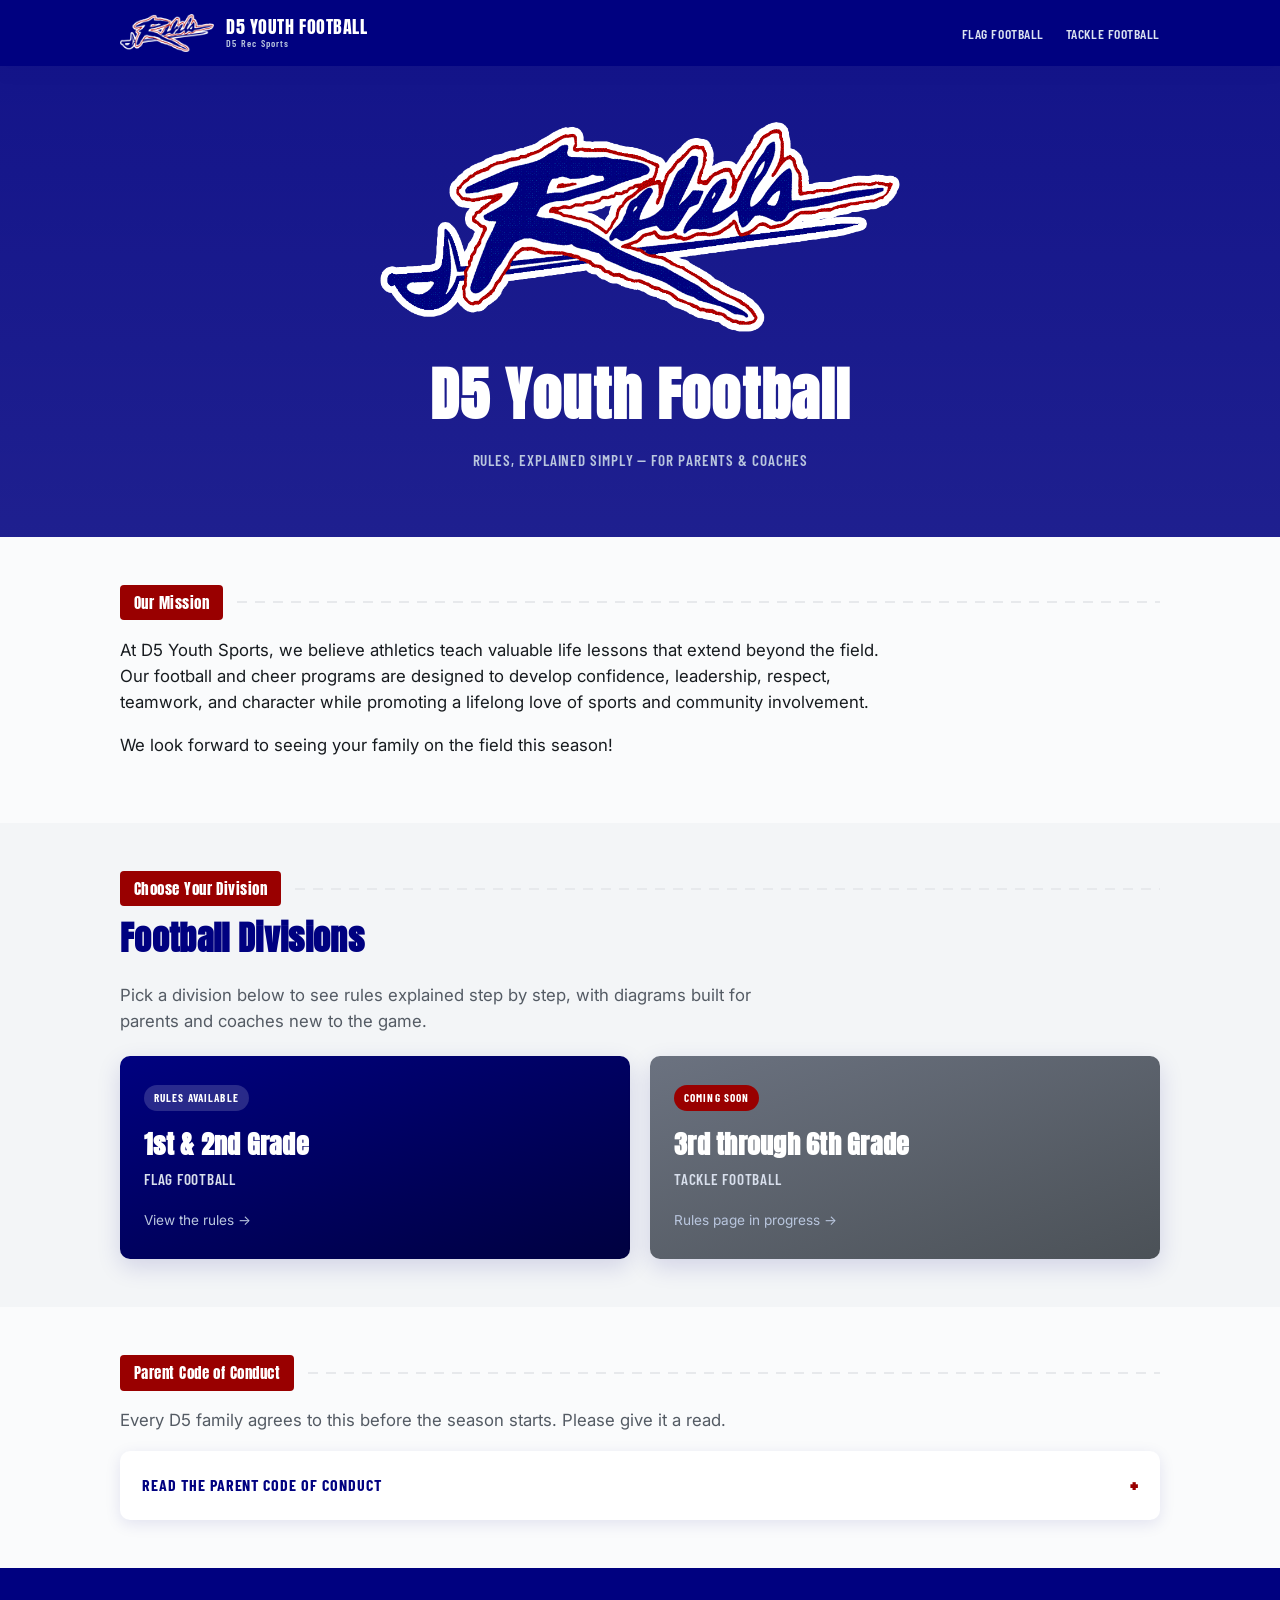
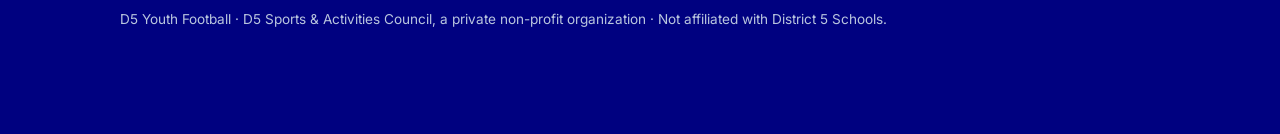
<file: index.html>
<!DOCTYPE html>
<html lang="en">
<head>
<meta charset="UTF-8">
<meta name="viewport" content="width=device-width, initial-scale=1.0">
<title>D5 Youth Football — Rules, Made Simple</title>
<meta name="description" content="D5 Youth Football rules explained simply for parents and coaches — flag football (1st & 2nd grade) and tackle football (3rd–6th grade).">
<link rel="stylesheet" href="assets/styles.css?v=3">
</head>
<body>

<header class="site-header">
  <div class="wrap">
    <a href="index.html" class="brand">
      <img src="assets/images/rebels_logo.png" alt="D5 Rebels logo" onerror="this.style.display='none'">
      <span class="brand-text">D5 YOUTH FOOTBALL<small>D5 Rec Sports</small></span>
    </a>
    <nav>
      <a href="flag-football.html">Flag Football</a>
      <a href="tackle-football.html">Tackle Football</a>
    </nav>
  </div>
</header>

<section class="hero">
  <div class="wrap">
    <img class="hero-logo" src="assets/images/rebels_logo.png" alt="D5 Rebels logo" onerror="this.style.display='none'">
    <h1>D5 Youth Football</h1>
    <p class="tagline">Rules, Explained Simply — For Parents &amp; Coaches</p>
  </div>
</section>

<section id="mission">
  <div class="wrap">
    <div class="yard-marker"><span class="flag">Our Mission</span><span class="rule"></span></div>
    <p class="lede" style="max-width:760px; font-size:1.05rem; color:var(--ink);">
      At D5 Youth Sports, we believe athletics teach valuable life lessons that extend beyond the field.
      Our football and cheer programs are designed to develop confidence, leadership, respect, teamwork,
      and character while promoting a lifelong love of sports and community involvement.
    </p>
    <p class="lede" style="max-width:760px; font-size:1.05rem; color:var(--ink);">
      We look forward to seeing your family on the field this season!
    </p>
  </div>
</section>

<section class="alt" id="divisions">
  <div class="wrap">
    <div class="yard-marker"><span class="flag">Choose Your Division</span><span class="rule"></span></div>
    <h2 class="section-title">Football Divisions</h2>
    <p class="lede">Pick a division below to see rules explained step by step, with diagrams built for parents and coaches new to the game.</p>

    <div class="grid-2" style="margin-top:22px;">
      <a href="flag-football.html" class="division-card">
        <span class="badge">Rules Available</span>
        <h3>1st &amp; 2nd Grade</h3>
        <p>Flag Football</p>
        <div class="go">View the rules →</div>
      </a>

      <a href="tackle-football.html" class="division-card disabled">
        <span class="badge soon">Coming Soon</span>
        <h3>3rd through 6th Grade</h3>
        <p>Tackle Football</p>
        <div class="go">Rules page in progress →</div>
      </a>
    </div>
  </div>
</section>

<section id="conduct">
  <div class="wrap">
    <div class="yard-marker"><span class="flag">Parent Code of Conduct</span><span class="rule"></span></div>
    <p class="lede" style="margin-bottom:18px;">Every D5 family agrees to this before the season starts. Please give it a read.</p>

    <details class="expand">
      <summary>Read the Parent Code of Conduct</summary>
      <div class="body">
        <p>
          Parents — please note that D5SAC and D5Rebels is a private organization that is not affiliated
          with District 5 Schools. We reserve the right to deny participation to any parent or player for
          any reason. If you as a parent misbehave in any way during a D5Rebels event, we reserve the right
          to permanently suspend your participation, including the participation of your children. We have
          permanently banned parents and players for disrespectful behavior towards staff, officials, and
          other players.
        </p>
        <p>
          Sportsmanship is mandatory. Failure to abide by the parent code of conduct will result in your
          child being denied participation. Officials and coaches make mistakes all the time — they are
          human, and most are volunteering their time. Cheer <em>for</em> the kids and keep it positive.
          Leave the coaching to the coaches! If you're not qualified nor willing to donate your time to
          make it better, please keep negative comments and actions to yourself. We are not the MLB, NBA,
          or NFL — we are volunteers for games played by children. Keep it in perspective.
        </p>
        <p>Additionally, parents agree to abide by the terms and rules listed below:</p>
        <ul>
          <li>All practices and games are mandatory. Arriving on time to practices, and 30 minutes before game start, is crucial for the success of the team.</li>
          <li>An excused absence or tardiness must be communicated to the coach by a parent/guardian as soon as possible.</li>
          <li>Any unexcused absence in the week leading up to a game will automatically disqualify an athlete from participating in that game.</li>
          <li>Social media will not be used to bully, harass, or misrepresent a fellow athlete — either on the team or anyone within the D5Rebels program — per South Carolina Law 59-63-120.</li>
        </ul>
      </div>
    </details>
  </div>
</section>

<footer class="site-footer">
  <div class="wrap">
    <p>D5 Youth Football &middot; D5 Sports &amp; Activities Council, a private non-profit organization &middot; Not affiliated with District 5 Schools.</p>
  </div>
</footer>

<script src="assets/main.js"></script>
</body>
</html>
</file>
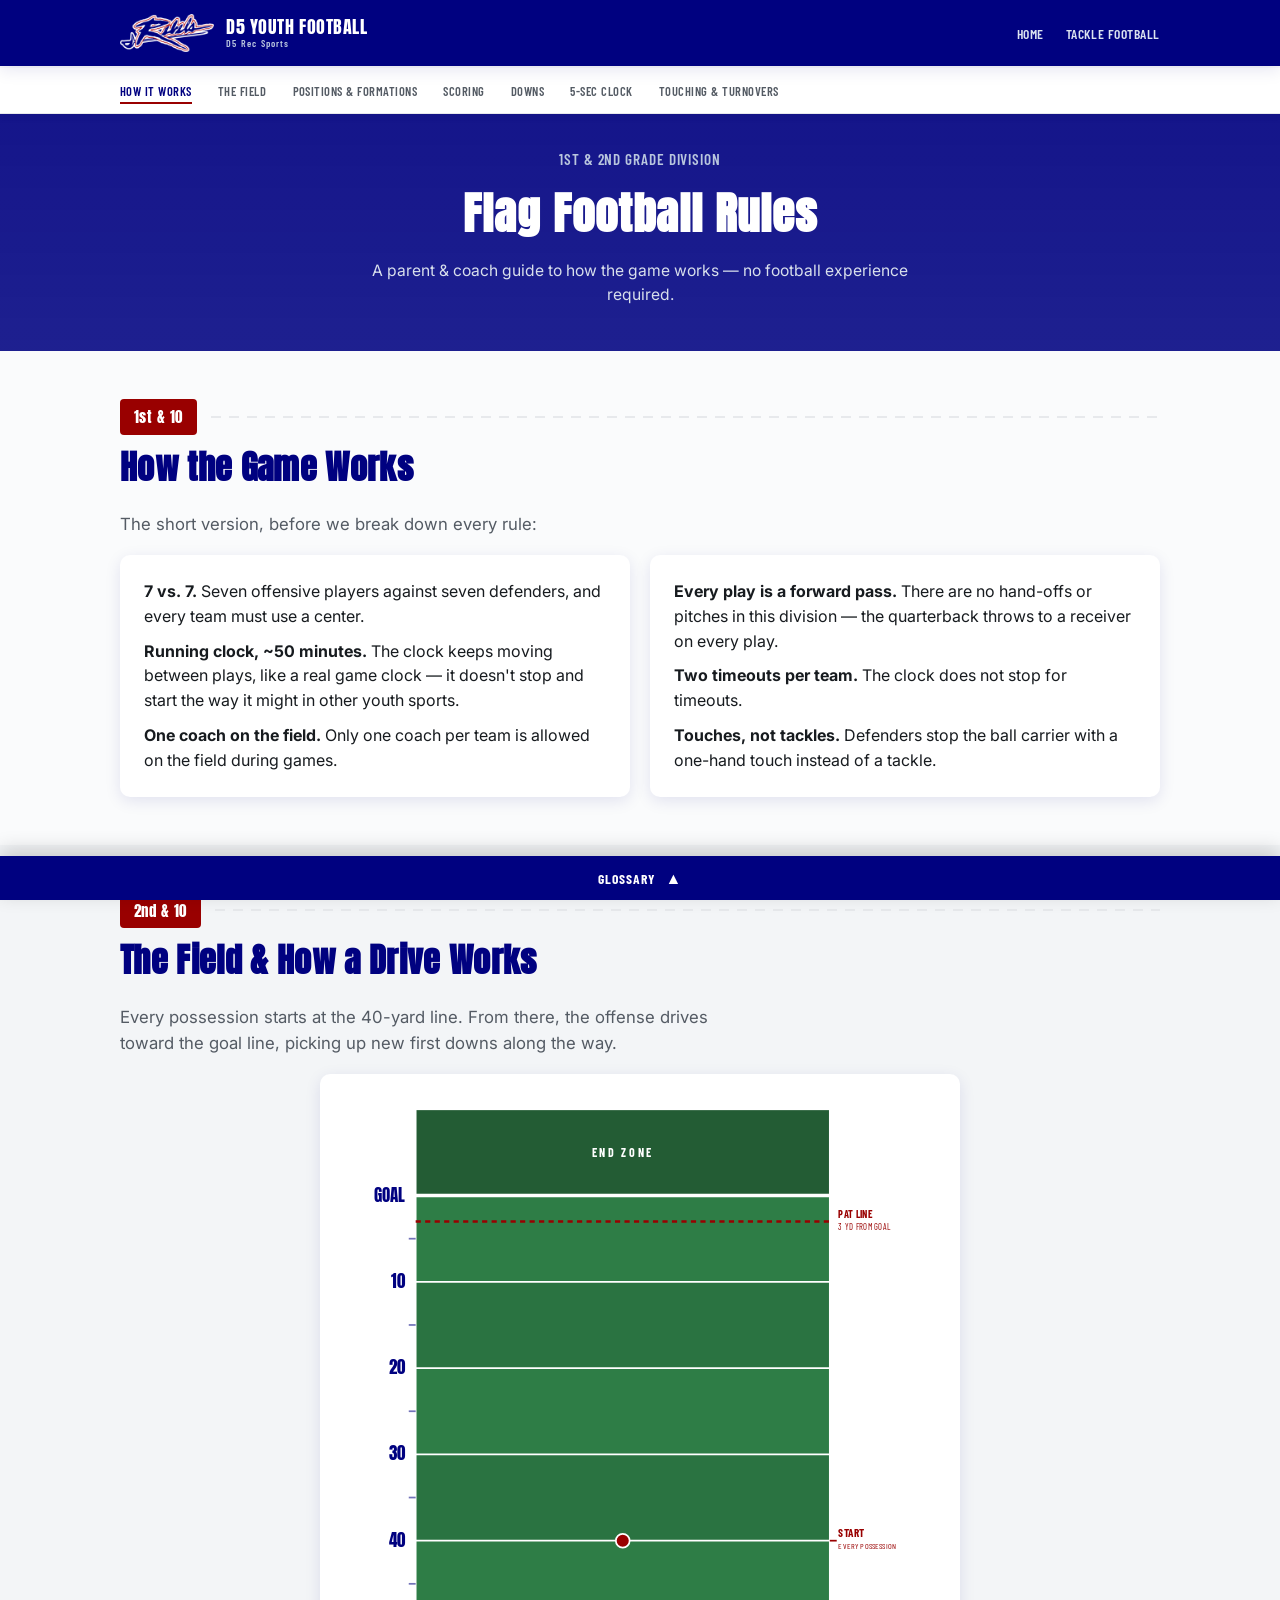
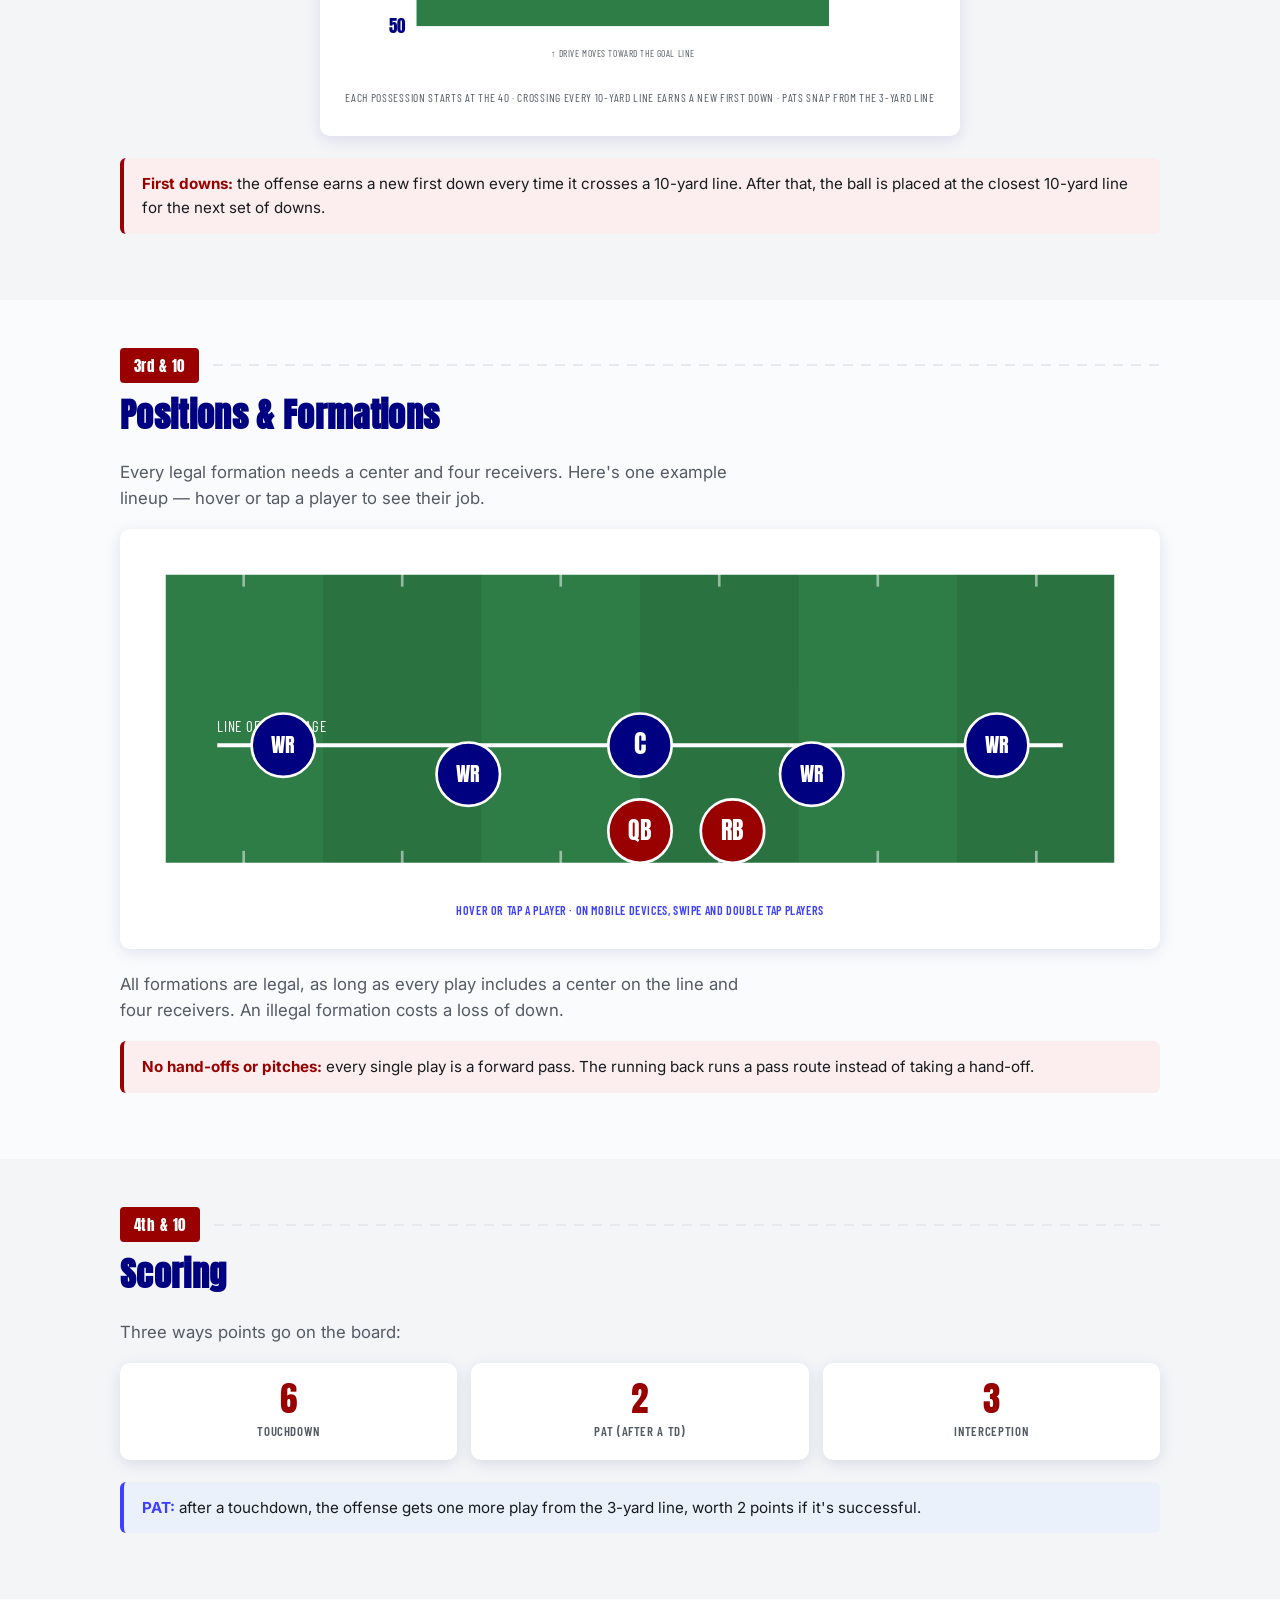
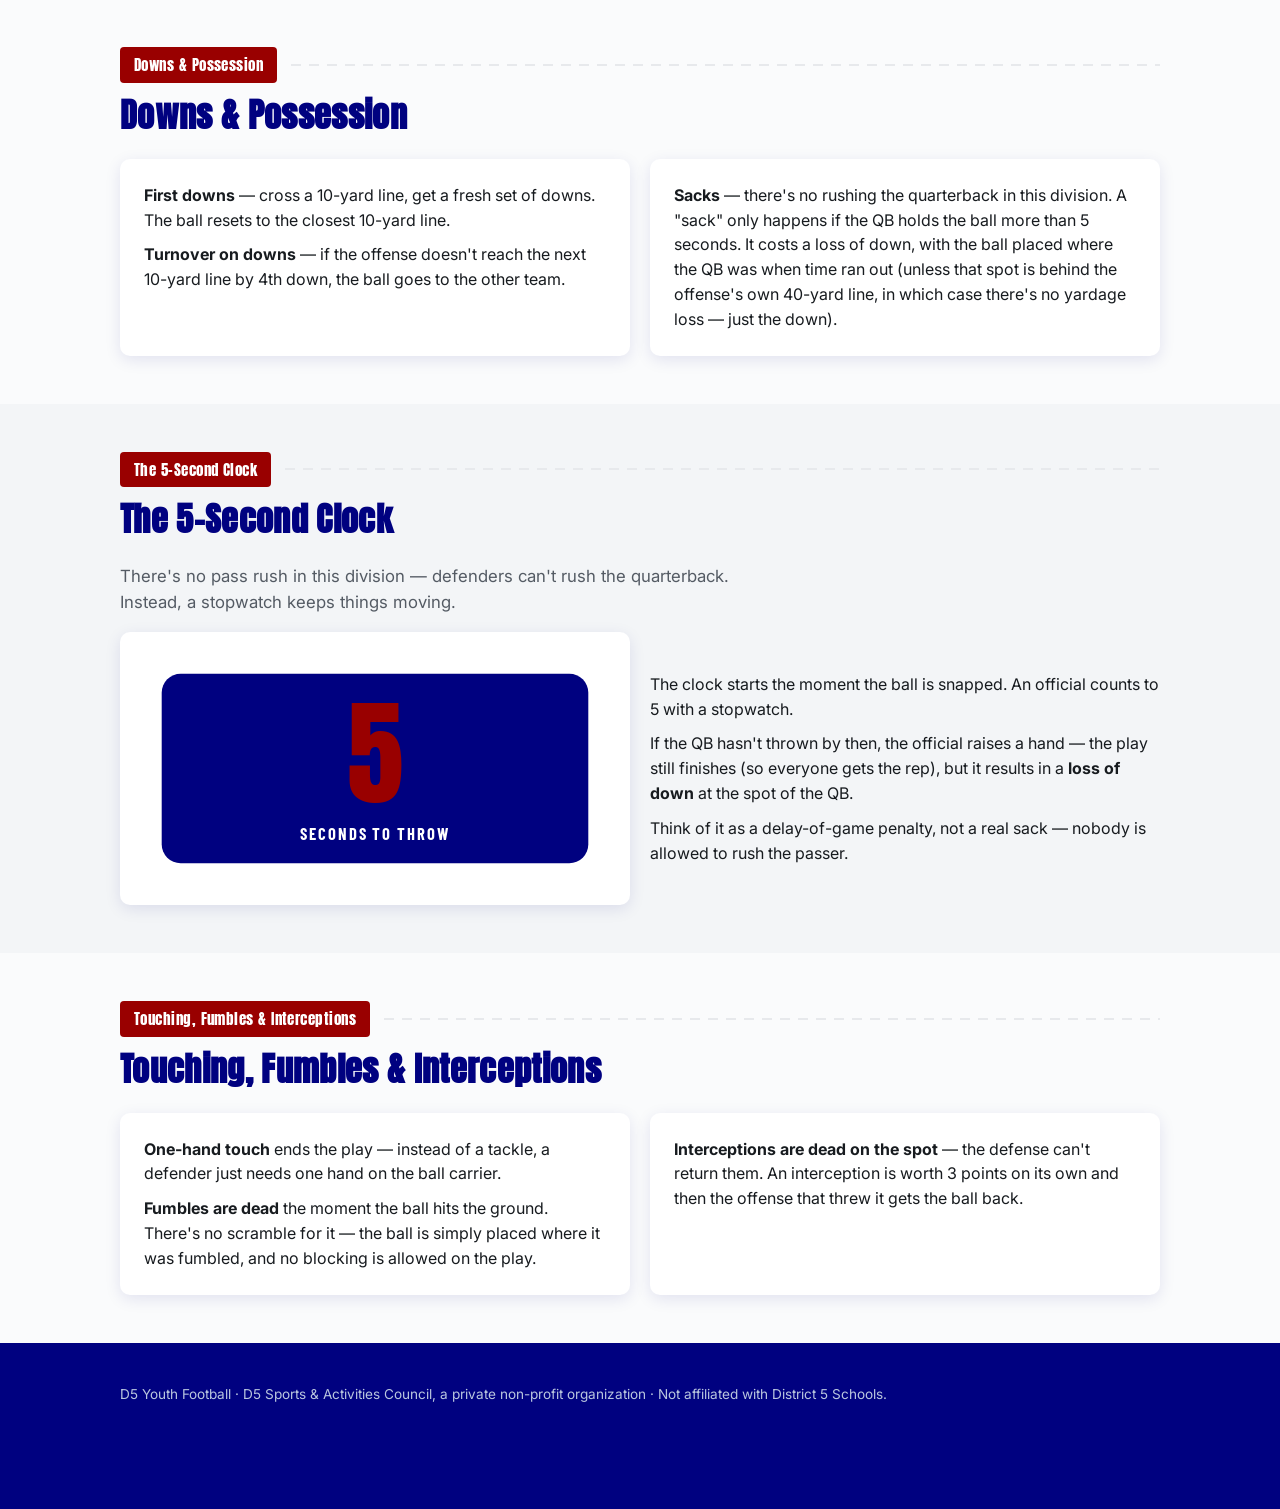
<file: flag-football.html>
<!DOCTYPE html>
<html lang="en">
<head>
<meta charset="UTF-8">
<meta name="viewport" content="width=device-width, initial-scale=1.0">
<title>1st & 2nd Grade Flag Football Rules — D5 Youth Football</title>
<meta name="description" content="D5 Youth Football flag football rules for 1st & 2nd grade, explained simply with diagrams for parents and coaches.">
<link rel="stylesheet" href="assets/styles.css?v=3">
</head>
<body>

<header class="site-header">
  <div class="wrap">
    <a href="index.html" class="brand">
      <img src="assets/images/rebels_logo.png" alt="D5 Rebels logo" onerror="this.style.display='none'">
      <span class="brand-text">D5 YOUTH FOOTBALL<small>D5 Rec Sports</small></span>
    </a>
    <nav>
      <a href="index.html">Home</a>
      <a href="tackle-football.html">Tackle Football</a>
    </nav>
  </div>
</header>

<nav class="subnav" aria-label="Section navigation">
  <div class="wrap">
    <a href="#how-it-works">How It Works</a>
    <a href="#field">The Field</a>
    <a href="#positions">Positions &amp; Formations</a>
    <a href="#scoring">Scoring</a>
    <a href="#downs">Downs</a>
    <a href="#clock">5-Sec Clock</a>
    <a href="#touching">Touching &amp; Turnovers</a>
  </div>
</nav>

<section class="hero" style="padding:36px 0 44px;">
  <div class="wrap">
    <p class="tagline" style="margin-bottom:8px;">1st &amp; 2nd Grade Division</p>
    <h1 style="font-size:clamp(1.9rem,5vw,2.8rem);">Flag Football Rules</h1>
    <p style="color:#D8DFEC; max-width:560px; margin:10px auto 0; font-size:0.98rem;">
      A parent &amp; coach guide to how the game works — no football experience required.
    </p>
  </div>
</section>

<!-- ================= HOW IT WORKS ================= -->
<section id="how-it-works">
  <div class="wrap">
    <div class="yard-marker"><span class="flag">1st &amp; 10</span><span class="rule"></span></div>
    <h2 class="section-title">How the Game Works</h2>
    <p class="lede">The short version, before we break down every rule:</p>

    <div class="grid-2" style="margin-top:18px;">
      <div class="card">
        <p style="margin:0 0 10px;"><strong>7 vs. 7.</strong> Seven offensive players against seven defenders, and every team must use a center.</p>
        <p style="margin:0 0 10px;"><strong>Running clock, ~50 minutes.</strong> The clock keeps moving between plays, like a real game clock — it doesn't stop and start the way it might in other youth sports.</p>
        <p style="margin:0;"><strong>One coach on the field.</strong> Only one coach per team is allowed on the field during games.</p>
      </div>
      <div class="card">
        <p style="margin:0 0 10px;"><strong>Every play is a forward pass.</strong> There are no hand-offs or pitches in this division — the quarterback throws to a receiver on every play.</p>
        <p style="margin:0 0 10px;"><strong>Two timeouts per team.</strong> The clock does not stop for timeouts.</p>
        <p style="margin:0;"><strong>Touches, not tackles.</strong> Defenders stop the ball carrier with a one-hand touch instead of a tackle.</p>
      </div>
    </div>
  </div>
</section>

<!-- ================= THE FIELD ================= -->
<section class="alt" id="field">
  <div class="wrap">
    <div class="yard-marker"><span class="flag">2nd &amp; 10</span><span class="rule"></span></div>
    <h2 class="section-title">The Field &amp; How a Drive Works</h2>
    <p class="lede">Every possession starts at the 40-yard line. From there, the offense drives toward the goal line, picking up new first downs along the way.</p>

    <div class="diagram-wrap" style="max-width:640px; margin-left:auto; margin-right:auto;">
      <svg viewBox="0 0 700 680" xmlns="http://www.w3.org/2000/svg" role="img" aria-label="Vertical diagram of the field, running from the 50-yard line at the bottom, up through the 40-yard start line, the 30, 20, and 10 yard lines, the goal line, a 3-yard PAT line, and the end zone at the top.">

          <!-- turf bands, alternating every 10 yards -->
          <rect x="90" y="120" width="480" height="500" style="fill:var(--turf-green)"/>
          <rect x="90" y="220" width="480" height="100" style="fill:var(--turf-green-dark)" opacity="0.28"/>
          <rect x="90" y="420" width="480" height="100" style="fill:var(--turf-green-dark)" opacity="0.28"/>

          <!-- end zone -->
          <rect x="90" y="20" width="480" height="100" style="fill:var(--turf-green-dark)"/>
          <text x="330" y="75" text-anchor="middle" style="fill:#fff;font-family:var(--font-eyebrow);font-weight:700;font-size:14px;letter-spacing:0.22em;">END ZONE</text>

          <!-- field border -->
          <rect x="90" y="20" width="480" height="600" style="fill:none;stroke:#fff;stroke-width:2"/>

          <!-- yard lines -->
          <g style="stroke:var(--turf-line);stroke-width:2">
            <line x1="90" y1="120" x2="570" y2="120"/>
            <line x1="90" y1="220" x2="570" y2="220"/>
            <line x1="90" y1="320" x2="570" y2="320"/>
            <line x1="90" y1="420" x2="570" y2="420"/>
            <line x1="90" y1="520" x2="570" y2="520"/>
          </g>
          <!-- goal line, heavier -->
          <line x1="90" y1="120" x2="570" y2="120" style="stroke:#fff;stroke-width:4"/>

          <!-- yard numbers, left margin -->
          <g style="fill:var(--rebel-blue);font-family:var(--font-display);font-size:20px;" text-anchor="end">
            <text x="78" y="127">GOAL</text>
            <text x="78" y="227">10</text>
            <text x="78" y="327">20</text>
            <text x="78" y="427">30</text>
            <text x="78" y="527">40</text>
            <text x="78" y="627">50</text>
          </g>

          <!-- 5-yard hash ticks, left edge -->
          <g style="stroke:var(--rebel-blue); stroke-width:2; opacity:0.55">
            <line x1="82" y1="170" x2="90" y2="170"/>
            <line x1="82" y1="270" x2="90" y2="270"/>
            <line x1="82" y1="370" x2="90" y2="370"/>
            <line x1="82" y1="470" x2="90" y2="470"/>
            <line x1="82" y1="570" x2="90" y2="570"/>
          </g>

          <!-- PAT line, 3 yards from goal -->
          <line x1="90" y1="150" x2="570" y2="150" style="stroke:var(--rebel-red);stroke-width:3;stroke-dasharray:6 5"/>
          <text x="580" y="146" style="fill:var(--rebel-red);font-family:var(--font-eyebrow);font-weight:700;font-size:12px;letter-spacing:0.03em;">PAT LINE</text>
          <text x="580" y="160" style="fill:var(--rebel-red);font-family:var(--font-eyebrow);font-size:10px;letter-spacing:0.03em;">3 YD FROM GOAL</text>

          <!-- start marker, 40-yard line -->
          <circle cx="330" cy="520" r="8" style="fill:var(--rebel-red);stroke:#fff;stroke-width:2"/>
          <line x1="570" y1="520" x2="578" y2="520" style="stroke:var(--rebel-red);stroke-width:2"/>
          <text x="580" y="516" style="fill:var(--rebel-red);font-family:var(--font-eyebrow);font-weight:700;font-size:13px;letter-spacing:0.04em;">START</text>
          <text x="580" y="530" style="fill:var(--rebel-red);font-family:var(--font-eyebrow);font-size:9.5px;letter-spacing:0.02em;">EVERY POSSESSION</text>

          <text x="330" y="655" text-anchor="middle" style="fill:var(--steel-gray);font-family:var(--font-eyebrow);font-size:11px;letter-spacing:0.06em;">↑ DRIVE MOVES TOWARD THE GOAL LINE</text>
      </svg>
      <p class="diagram-caption">Each possession starts at the 40 &middot; crossing every 10-yard line earns a new first down &middot; PATs snap from the 3-yard line</p>
    </div>

    <div class="callout" style="margin-top:22px;">
      <strong>First downs:</strong> the offense earns a new first down every time it crosses a 10-yard line. After that, the ball is placed at the closest 10-yard line for the next set of downs.
    </div>
  </div>
</section>

<!-- ================= POSITIONS & FORMATIONS ================= -->
<section id="positions">
  <div class="wrap">
    <div class="yard-marker"><span class="flag">3rd &amp; 10</span><span class="rule"></span></div>
    <h2 class="section-title">Positions &amp; Formations</h2>
    <p class="lede">Every legal formation needs a center and four receivers. Here's one example lineup — hover or tap a player to see their job.</p>

    <div class="diagram-wrap position-diagram-wrap" style="position:relative;">
      <svg viewBox="0 0 760 260" xmlns="http://www.w3.org/2000/svg" role="img" aria-label="Diagram of an example offensive formation with a center, quarterback, running back, and four wide receivers.">
        <rect x="20" y="20" width="720" height="220" style="fill:var(--turf-green)"/>
        <rect x="140" y="20" width="120" height="220" style="fill:var(--turf-green-dark)" opacity="0.28"/>
        <rect x="380" y="20" width="120" height="220" style="fill:var(--turf-green-dark)" opacity="0.28"/>
        <rect x="620" y="20" width="120" height="220" style="fill:var(--turf-green-dark)" opacity="0.28"/>

        <g style="stroke:#fff; stroke-width:2; opacity:0.5">
          <line x1="80" y1="20" x2="80" y2="30"/>
          <line x1="200" y1="20" x2="200" y2="30"/>
          <line x1="320" y1="20" x2="320" y2="30"/>
          <line x1="440" y1="20" x2="440" y2="30"/>
          <line x1="560" y1="20" x2="560" y2="30"/>
          <line x1="680" y1="20" x2="680" y2="30"/>
          <line x1="80" y1="230" x2="80" y2="240"/>
          <line x1="200" y1="230" x2="200" y2="240"/>
          <line x1="320" y1="230" x2="320" y2="240"/>
          <line x1="440" y1="230" x2="440" y2="240"/>
          <line x1="560" y1="230" x2="560" y2="240"/>
          <line x1="680" y1="230" x2="680" y2="240"/>
        </g>

        <rect x="20" y="20" width="720" height="220" style="fill:none;stroke:#fff;stroke-width:2"/>

        <line x1="60" y1="150" x2="700" y2="150" style="stroke:#fff;stroke-width:3"/>
        <text x="60" y="140" style="fill:#fff;font-family:var(--font-eyebrow);font-size:11px;letter-spacing:0.05em;">LINE OF SCRIMMAGE</text>

        <g class="field-hotspot" tabindex="0" data-title="WR — Wide Receiver" data-desc="One of four receivers on every play. Lines up near the line of scrimmage and runs a route to get open for a pass.">
          <circle cx="110" cy="150" r="24" style="fill:var(--rebel-blue);stroke:#fff;stroke-width:2"/>
          <text x="110" y="156" text-anchor="middle" style="fill:#fff;font-family:var(--font-display);font-size:15px;">WR</text>
        </g>

        <g class="field-hotspot" tabindex="0" data-title="WR — Wide Receiver" data-desc="One of four receivers on every play. Lines up near the line of scrimmage and runs a route to get open for a pass.">
          <circle cx="250" cy="172" r="24" style="fill:var(--rebel-blue);stroke:#fff;stroke-width:2"/>
          <text x="250" y="178" text-anchor="middle" style="fill:#fff;font-family:var(--font-display);font-size:15px;">WR</text>
        </g>

        <g class="field-hotspot" tabindex="0" data-title="C — Center" data-desc="Snaps the ball to the quarterback to start every play — either between the legs or tossed from a knee. The center is not allowed to catch a pass.">
          <circle cx="380" cy="150" r="24" style="fill:var(--rebel-blue);stroke:#fff;stroke-width:2"/>
          <text x="380" y="157" text-anchor="middle" style="fill:#fff;font-family:var(--font-display);font-size:20px;">C</text>
        </g>

        <g class="field-hotspot" tabindex="0" data-title="WR — Wide Receiver" data-desc="One of four receivers on every play. Lines up near the line of scrimmage and runs a route to get open for a pass.">
          <circle cx="510" cy="172" r="24" style="fill:var(--rebel-blue);stroke:#fff;stroke-width:2"/>
          <text x="510" y="178" text-anchor="middle" style="fill:#fff;font-family:var(--font-display);font-size:15px;">WR</text>
        </g>

        <g class="field-hotspot" tabindex="0" data-title="WR — Wide Receiver" data-desc="One of four receivers on every play. Lines up near the line of scrimmage and runs a route to get open for a pass.">
          <circle cx="650" cy="150" r="24" style="fill:var(--rebel-blue);stroke:#fff;stroke-width:2"/>
          <text x="650" y="156" text-anchor="middle" style="fill:#fff;font-family:var(--font-display);font-size:15px;">WR</text>
        </g>

        <g class="field-hotspot" tabindex="0" data-title="QB — Quarterback" data-desc="Lines up directly behind the center. Has 5 seconds to throw the ball on every play — every play is a forward pass, and the QB cannot run the ball.">
          <circle cx="380" cy="215" r="24" style="fill:var(--rebel-red);stroke:#fff;stroke-width:2"/>
          <text x="380" y="222" text-anchor="middle" style="fill:#fff;font-family:var(--font-display);font-size:18px;">QB</text>
        </g>

        <g class="field-hotspot" tabindex="0" data-title="RB — Running Back" data-desc="Lines up beside the quarterback. Runs a pass route just like the receivers — there are no hand-offs in this division.">
          <circle cx="450" cy="215" r="24" style="fill:var(--rebel-red);stroke:#fff;stroke-width:2"/>
          <text x="450" y="222" text-anchor="middle" style="fill:#fff;font-family:var(--font-display);font-size:18px;">RB</text>
        </g>
      </svg>
      <div id="position-tooltip" role="tooltip"></div>
      <p class="diagram-hint">Hover or tap a player &middot; On mobile devices, swipe and double tap players</p>
    </div>

    <p class="lede" style="margin-top:22px;">All formations are legal, as long as every play includes a center on the line and four receivers. An illegal formation costs a loss of down.</p>

    <div class="callout">
      <strong>No hand-offs or pitches:</strong> every single play is a forward pass. The running back runs a pass route instead of taking a hand-off.
    </div>
  </div>
</section>

<!-- ================= SCORING ================= -->
<section class="alt" id="scoring">
  <div class="wrap">
    <div class="yard-marker"><span class="flag">4th &amp; 10</span><span class="rule"></span></div>
    <h2 class="section-title">Scoring</h2>
    <p class="lede">Three ways points go on the board:</p>

    <div class="pill-row">
      <div class="pill">
        <div class="num">6</div>
        <div class="label">Touchdown</div>
      </div>
      <div class="pill">
        <div class="num">2</div>
        <div class="label">PAT (after a TD)</div>
      </div>
      <div class="pill">
        <div class="num">3</div>
        <div class="label">Interception</div>
      </div>
    </div>

    <div class="callout blue" style="margin-top:22px;">
      <strong>PAT:</strong> after a touchdown, the offense gets one more play from the 3-yard line, worth 2 points if it's successful.
    </div>
  </div>
</section>

<!-- ================= DOWNS ================= -->
<section id="downs">
  <div class="wrap">
    <div class="yard-marker"><span class="flag">Downs &amp; Possession</span><span class="rule"></span></div>
    <h2 class="section-title">Downs &amp; Possession</h2>

    <div class="grid-2">
      <div class="card">
        <p style="margin:0 0 10px;"><strong>First downs</strong> — cross a 10-yard line, get a fresh set of downs. The ball resets to the closest 10-yard line.</p>
        <p style="margin:0;"><strong>Turnover on downs</strong> — if the offense doesn't reach the next 10-yard line by 4th down, the ball goes to the other team.</p>
      </div>
      <div class="card">
        <p style="margin:0;"><strong>Sacks</strong> — there's no rushing the quarterback in this division. A "sack" only happens if the QB holds the ball more than 5 seconds. It costs a loss of down, with the ball placed where the QB was when time ran out (unless that spot is behind the offense's own 40-yard line, in which case there's no yardage loss — just the down).</p>
      </div>
    </div>
  </div>
</section>

<!-- ================= 5-SECOND CLOCK ================= -->
<section class="alt" id="clock">
  <div class="wrap">
    <div class="yard-marker"><span class="flag">The 5-Second Clock</span><span class="rule"></span></div>
    <h2 class="section-title">The 5-Second Clock</h2>
    <p class="lede">There's no pass rush in this division — defenders can't rush the quarterback. Instead, a stopwatch keeps things moving.</p>

    <div class="grid-2" style="align-items:center;">
      <div class="diagram-wrap" style="margin-top:0;">
        <svg viewBox="0 0 400 200" xmlns="http://www.w3.org/2000/svg" role="img" aria-label="Illustration of a 5 second play clock.">
          <rect x="20" y="20" width="360" height="160" rx="16" style="fill:var(--rebel-blue)"/>
          <text x="200" y="128" text-anchor="middle" style="fill:var(--rebel-red);font-family:var(--font-display);font-size:96px;">5</text>
          <text x="200" y="160" text-anchor="middle" style="fill:#fff;font-family:var(--font-eyebrow);font-weight:700;font-size:14px;letter-spacing:0.12em;">SECONDS TO THROW</text>
        </svg>
      </div>
      <div>
        <p style="margin:0 0 10px;">The clock starts the moment the ball is snapped. An official counts to 5 with a stopwatch.</p>
        <p style="margin:0 0 10px;">If the QB hasn't thrown by then, the official raises a hand — the play still finishes (so everyone gets the rep), but it results in a <strong>loss of down</strong> at the spot of the QB.</p>
        <p style="margin:0;">Think of it as a delay-of-game penalty, not a real sack — nobody is allowed to rush the passer.</p>
      </div>
    </div>
  </div>
</section>

<!-- ================= TOUCHING & TURNOVERS ================= -->
<section id="touching">
  <div class="wrap">
    <div class="yard-marker"><span class="flag">Touching, Fumbles &amp; Interceptions</span><span class="rule"></span></div>
    <h2 class="section-title">Touching, Fumbles &amp; Interceptions</h2>

    <div class="grid-2">
      <div class="card">
        <p style="margin:0 0 10px;"><strong>One-hand touch</strong> ends the play — instead of a tackle, a defender just needs one hand on the ball carrier.</p>
        <p style="margin:0;"><strong>Fumbles are dead</strong> the moment the ball hits the ground. There's no scramble for it — the ball is simply placed where it was fumbled, and no blocking is allowed on the play.</p>
      </div>
      <div class="card">
        <p style="margin:0;"><strong>Interceptions are dead on the spot</strong> — the defense can't return them. An interception is worth 3 points on its own and then the offense that threw it gets the ball back.</p>
      </div>
    </div>
  </div>
</section>

<footer class="site-footer">
  <div class="wrap">
    <p>D5 Youth Football &middot; D5 Sports &amp; Activities Council, a private non-profit organization &middot; Not affiliated with District 5 Schools.</p>
  </div>
</footer>

<!-- ================= GLOSSARY DRAWER ================= -->
<div id="glossary-bar">
  <button id="glossary-toggle" aria-expanded="false" aria-controls="glossary-panel">
    Glossary <span class="arrow">▲</span>
  </button>
  <div id="glossary-panel">
    <div class="wrap">
      <dl class="glossary-grid">
        <div><dt>LOS</dt><dd>Line of Scrimmage — the spot where each play starts.</dd></div>
        <div><dt>Snap</dt><dd>The center passing the ball to start the play.</dd></div>
        <div><dt>Down</dt><dd>One play. The offense gets 4 downs to reach the next first down.</dd></div>
        <div><dt>First Down</dt><dd>A fresh set of downs, earned by crossing a 10-yard line.</dd></div>
        <div><dt>PAT</dt><dd>Point After Touchdown — a bonus play from the 3-yard line, worth 2 points.</dd></div>
        <div><dt>INT</dt><dd>Interception — the defense catches a pass; worth 3 points and dead on the spot.</dd></div>
        <div><dt>Loss of Down</dt><dd>The offense loses a down without losing the ball, often from a 5-second violation.</dd></div>
        <div><dt>Turnover on Downs</dt><dd>The ball changes hands after an unsuccessful 4th down.</dd></div>
        <div><dt>One-Hand Touch</dt><dd>How defenders end a play — one hand on the ball carrier, no tackling.</dd></div>
        <div><dt>Dead Ball</dt><dd>A ball that's no longer live — for example, right after a fumble hits the ground.</dd></div>
        <div><dt>Forward Pass</dt><dd>A ball thrown toward the opponent's goal line. Every offensive play is one.</dd></div>
        <div><dt>Legal Formation</dt><dd>Any lineup that includes a center on the line and four receivers.</dd></div>
        <div><dt>Running Clock</dt><dd>A game clock that keeps moving between plays, the way a real game clock works.</dd></div>
        <div><dt>Possession</dt><dd>Which team has the ball — always starts at the 40-yard line.</dd></div>
      </dl>
    </div>
  </div>
</div>

<script src="assets/main.js"></script>
</body>
</html>
</file>
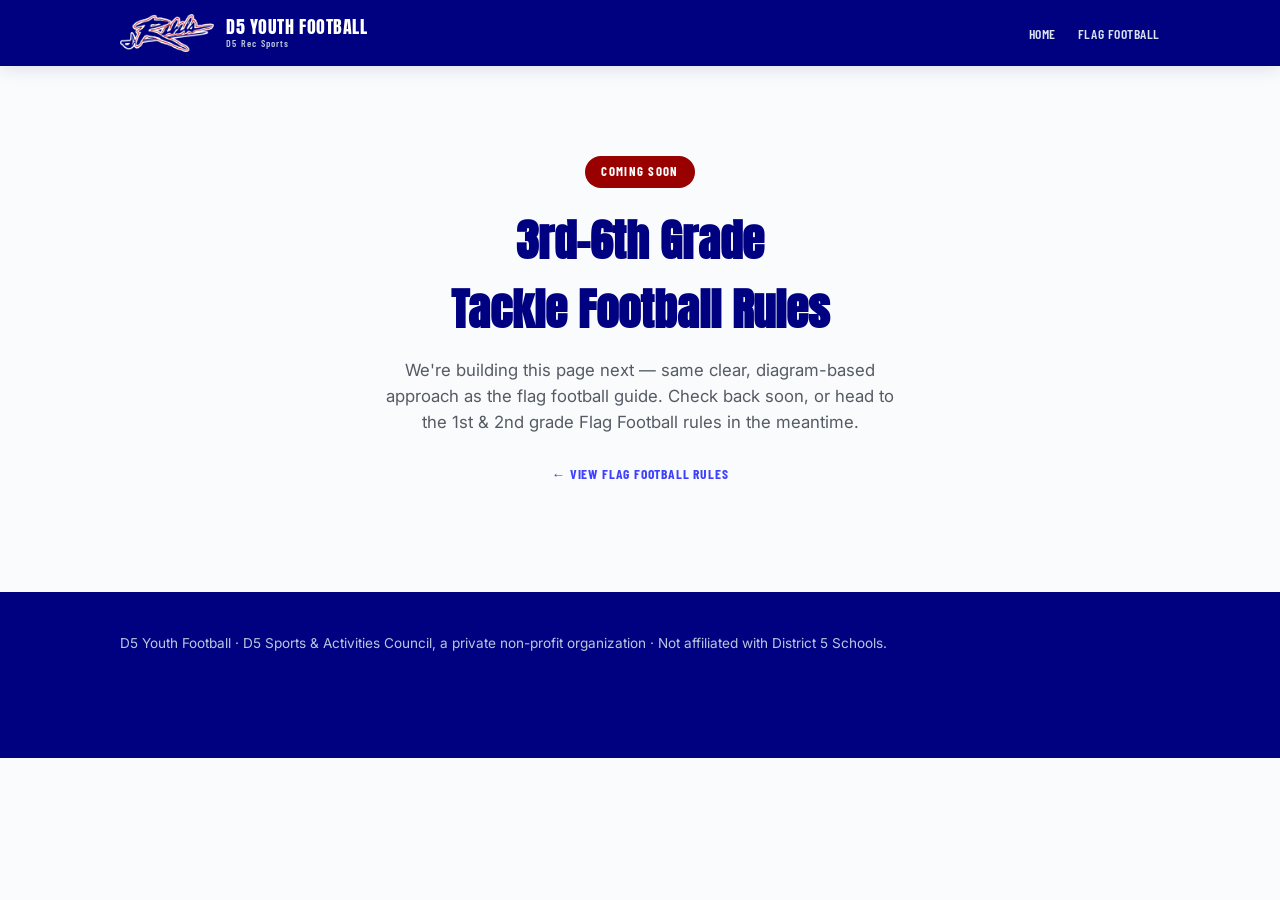
<file: tackle-football.html>
<!DOCTYPE html>
<html lang="en">
<head>
<meta charset="UTF-8">
<meta name="viewport" content="width=device-width, initial-scale=1.0">
<title>3rd–6th Grade Tackle Football Rules — D5 Youth Football</title>
<meta name="description" content="D5 Youth Football tackle football rules for 3rd through 6th grade — coming soon.">
<link rel="stylesheet" href="assets/styles.css?v=3">
</head>
<body>

<header class="site-header">
  <div class="wrap">
    <a href="index.html" class="brand">
      <img src="assets/images/rebels_logo.png" alt="D5 Rebels logo" onerror="this.style.display='none'">
      <span class="brand-text">D5 YOUTH FOOTBALL<small>D5 Rec Sports</small></span>
    </a>
    <nav>
      <a href="index.html">Home</a>
      <a href="flag-football.html">Flag Football</a>
    </nav>
  </div>
</header>

<section class="coming-soon">
  <div class="wrap">
    <span class="badge-lg">Coming Soon</span>
    <h1 style="font-family:var(--font-display); font-size:clamp(2rem,5vw,2.8rem); color:var(--rebel-blue); margin:0 0 12px;">3rd–6th Grade<br>Tackle Football Rules</h1>
    <p class="lede" style="margin:0 auto; max-width:520px;">
      We're building this page next — same clear, diagram-based approach as the flag football guide.
      Check back soon, or head to the 1st &amp; 2nd grade Flag Football rules in the meantime.
    </p>
    <p style="margin-top:26px;">
      <a href="flag-football.html" style="font-family:var(--font-eyebrow); font-weight:700; text-transform:uppercase; letter-spacing:0.06em; font-size:0.85rem;">← View Flag Football Rules</a>
    </p>
  </div>
</section>

<footer class="site-footer">
  <div class="wrap">
    <p>D5 Youth Football &middot; D5 Sports &amp; Activities Council, a private non-profit organization &middot; Not affiliated with District 5 Schools.</p>
  </div>
</footer>

</body>
</html>
</file>
<file: assets/styles.css>
/* =========================================================
   D5 YOUTH FOOTBALL — shared design tokens & base styles
   ========================================================= */

@import url('https://fonts.googleapis.com/css2?family=Anton&family=Barlow+Condensed:wght@600;700&family=Inter:wght@400;500;600;700&display=swap');

:root {
  /* Brand palette — Rebels royal blue / gray / red */
  --rebel-blue:        #000180;
  --rebel-blue-bright: #3D40FF;
  --rebel-red:         #990000;
  --steel-gray:        #545B64;
  --light-gray:        #E7E9EC;
  --fog:                #F3F5F7;
  --chalk-white:       #FAFBFC;
  --ink:               #171B1F;

  /* Field-diagram palette (kept separate from brand palette on purpose) */
  --turf-green:      #2E7D46;
  --turf-green-dark: #235C34;
  --turf-line:       #FFFFFF;
  --turf-number:     #EAF3EC;

  /* Type */
  --font-display: 'Anton', 'Arial Narrow', sans-serif;
  --font-eyebrow: 'Barlow Condensed', 'Arial Narrow', sans-serif;
  --font-body:    'Inter', -apple-system, BlinkMacSystemFont, 'Segoe UI', sans-serif;

  /* Layout */
  --max-width: 1080px;
  --radius: 10px;
  --shadow-soft: 0 4px 16px rgba(0, 1, 128, 0.10);
  --shadow-card: 0 8px 24px rgba(0, 1, 128, 0.14);
}

* { box-sizing: border-box; }

html {
  scroll-behavior: smooth;
}

@media (prefers-reduced-motion: reduce) {
  html { scroll-behavior: auto; }
  * { animation-duration: 0.01ms !important; transition-duration: 0.01ms !important; }
}

body {
  margin: 0;
  font-family: var(--font-body);
  color: var(--ink);
  background: var(--chalk-white);
  line-height: 1.55;
  -webkit-font-smoothing: antialiased;
}

img { max-width: 100%; display: block; }

a { color: var(--rebel-blue-bright); text-decoration: none; }
a:hover { text-decoration: underline; }

:focus-visible {
  outline: 3px solid var(--rebel-red);
  outline-offset: 2px;
}

.wrap {
  max-width: var(--max-width);
  margin: 0 auto;
  padding: 0 20px;
}

/* ---------- Eyebrow / yard-marker labels ---------- */
.eyebrow {
  font-family: var(--font-eyebrow);
  font-weight: 700;
  text-transform: uppercase;
  letter-spacing: 0.14em;
  font-size: 0.78rem;
  color: var(--rebel-blue-bright);
}

/* ---------- Site header ---------- */
.site-header {
  background: var(--rebel-blue);
  color: #fff;
  padding: 14px 0;
  position: sticky;
  top: 0;
  z-index: 40;
  box-shadow: var(--shadow-soft);
}

.site-header .wrap {
  display: flex;
  align-items: center;
  justify-content: space-between;
  gap: 16px;
}

.brand {
  display: flex;
  align-items: center;
  gap: 12px;
  color: #fff;
}
.brand:hover { text-decoration: none; }

.brand img {
  height: 38px;
  width: auto;
  object-fit: contain;
}

.brand-text {
  font-family: var(--font-display);
  letter-spacing: 0.03em;
  font-size: 1.15rem;
  line-height: 1;
}
.brand-text small {
  display: block;
  font-family: var(--font-eyebrow);
  font-weight: 600;
  letter-spacing: 0.12em;
  font-size: 0.62rem;
  color: #B9C6DE;
  margin-top: 4px;
}

.site-header nav a {
  color: #DCE4F0;
  font-family: var(--font-eyebrow);
  font-weight: 600;
  letter-spacing: 0.04em;
  text-transform: uppercase;
  font-size: 0.85rem;
  margin-left: 18px;
}
.site-header nav a:hover { color: #fff; }

/* ---------- Hero ---------- */
.hero {
  background:
    linear-gradient(180deg, rgba(0,1,128,0.92), rgba(0,1,128,0.88)),
    repeating-linear-gradient(90deg, rgba(255,255,255,0.05) 0 2px, transparent 2px 64px);
  color: #fff;
  padding: 56px 0 64px;
  text-align: center;
}

.hero-logo {
  max-width: 520px;
  width: 85%;
  height: auto;
  margin: 0 auto 18px;
}

.hero h1 {
  font-family: var(--font-display);
  font-size: clamp(2.2rem, 6vw, 3.6rem);
  letter-spacing: 0.02em;
  margin: 0 0 10px;
}

.hero p.tagline {
  font-family: var(--font-eyebrow);
  font-weight: 600;
  letter-spacing: 0.06em;
  text-transform: uppercase;
  color: #B9C6DE;
  font-size: 0.95rem;
  margin: 0;
}

/* ---------- Sections ---------- */
section { padding: 48px 0; }
section.alt { background: var(--fog); }

h2.section-title {
  font-family: var(--font-display);
  font-size: clamp(1.5rem, 4vw, 2.1rem);
  letter-spacing: 0.01em;
  color: var(--rebel-blue);
  margin: 6px 0 18px;
}

.lede {
  color: var(--steel-gray);
  font-size: 1.05rem;
  max-width: 640px;
}

/* ---------- Yard-marker section divider (signature element) ---------- */
.yard-marker {
  display: flex;
  align-items: center;
  gap: 14px;
  margin: 0 0 6px;
}
.yard-marker .flag {
  font-family: var(--font-display);
  background: var(--rebel-red);
  color: #fff;
  padding: 6px 14px;
  border-radius: 4px;
  font-size: 0.95rem;
  letter-spacing: 0.03em;
  white-space: nowrap;
}
.yard-marker .rule {
  flex: 1;
  height: 2px;
  background: repeating-linear-gradient(90deg, var(--light-gray) 0 10px, transparent 10px 18px);
}

/* ---------- Cards ---------- */
.card {
  background: #fff;
  border-radius: var(--radius);
  box-shadow: var(--shadow-soft);
  padding: 24px;
}

.grid-2 {
  display: grid;
  grid-template-columns: 1fr 1fr;
  gap: 20px;
}

@media (max-width: 720px) {
  .grid-2 { grid-template-columns: 1fr; }
}

/* ---------- Division picker ---------- */
.division-card {
  display: block;
  background: linear-gradient(160deg, var(--rebel-blue), #000140);
  color: #fff;
  border-radius: var(--radius);
  padding: 28px 24px;
  box-shadow: var(--shadow-card);
  transition: transform 0.15s ease, box-shadow 0.15s ease;
  position: relative;
  overflow: hidden;
}
.division-card:hover, .division-card:focus-visible {
  transform: translateY(-3px);
  text-decoration: none;
  box-shadow: 0 12px 28px rgba(0,1,128,0.22);
}
.division-card.disabled {
  background: linear-gradient(160deg, #6b7280, #4B5157);
  cursor: default;
}
.division-card .badge {
  font-family: var(--font-eyebrow);
  font-weight: 700;
  letter-spacing: 0.1em;
  text-transform: uppercase;
  font-size: 0.7rem;
  background: rgba(255,255,255,0.16);
  display: inline-block;
  padding: 4px 10px;
  border-radius: 20px;
  margin-bottom: 14px;
}
.division-card .badge.soon { background: var(--rebel-red); }
.division-card h3 {
  font-family: var(--font-display);
  font-size: 1.6rem;
  margin: 0 0 4px;
  letter-spacing: 0.01em;
}
.division-card p {
  margin: 0;
  color: #D8DFEC;
  font-family: var(--font-eyebrow);
  font-weight: 600;
  letter-spacing: 0.05em;
  text-transform: uppercase;
  font-size: 0.95rem;
}
.division-card .go {
  margin-top: 18px;
  font-size: 0.85rem;
  color: #B9C6DE;
}

/* ---------- Details / expand (code of conduct) ---------- */
details.expand {
  background: #fff;
  border-radius: var(--radius);
  box-shadow: var(--shadow-soft);
  padding: 18px 22px;
}
details.expand summary {
  cursor: pointer;
  font-family: var(--font-eyebrow);
  font-weight: 700;
  text-transform: uppercase;
  letter-spacing: 0.06em;
  color: var(--rebel-blue);
  list-style: none;
  display: flex;
  align-items: center;
  justify-content: space-between;
}
details.expand summary::-webkit-details-marker { display: none; }
details.expand summary::after {
  content: "+";
  font-family: var(--font-display);
  font-size: 1.3rem;
  color: var(--rebel-red);
  transition: transform 0.2s ease;
}
details.expand[open] summary::after { transform: rotate(45deg); }
details.expand .body { padding-top: 14px; color: var(--steel-gray); }
details.expand .body p { margin: 0 0 12px; }
details.expand .body ul { margin: 0 0 12px; padding-left: 20px; }

/* ---------- Footer ---------- */
.site-footer {
  background: var(--rebel-blue);
  color: #B9C6DE;
  padding: 28px 0 90px; /* extra bottom padding so glossary drawer never covers content */
  font-size: 0.85rem;
}
.site-footer a { color: #fff; }

/* ---------- Sticky sub-nav (rules pages) ---------- */
.subnav {
  position: sticky;
  top: 68px;
  z-index: 30;
  background: #fff;
  border-bottom: 1px solid var(--light-gray);
  box-shadow: 0 2px 8px rgba(0,0,0,0.04);
  overflow-x: auto;
  white-space: nowrap;
}
.subnav .wrap { padding: 10px 20px; }
.subnav a {
  font-family: var(--font-eyebrow);
  font-weight: 600;
  text-transform: uppercase;
  letter-spacing: 0.04em;
  font-size: 0.78rem;
  color: var(--steel-gray);
  margin-right: 22px;
  padding-bottom: 4px;
  border-bottom: 2px solid transparent;
}
.subnav a:hover, .subnav a.active {
  color: var(--rebel-blue);
  border-bottom-color: var(--rebel-red);
  text-decoration: none;
}

/* ---------- Rule callouts ---------- */
.callout {
  border-left: 4px solid var(--rebel-red);
  background: #FCEEEE;
  padding: 14px 18px;
  border-radius: 6px;
  margin: 18px 0;
  font-size: 0.95rem;
}
.callout strong { color: var(--rebel-red); }

.callout.blue {
  border-left-color: var(--rebel-blue-bright);
  background: #EBF1FA;
}
.callout.blue strong { color: var(--rebel-blue-bright); }

/* ---------- Stat pills (scoring) ---------- */
.pill-row {
  display: flex;
  flex-wrap: wrap;
  gap: 14px;
  margin-top: 18px;
}
.pill {
  background: #fff;
  border-radius: var(--radius);
  box-shadow: var(--shadow-soft);
  padding: 18px 22px;
  flex: 1 1 150px;
  text-align: center;
}
.pill .num {
  font-family: var(--font-display);
  font-size: 2.2rem;
  color: var(--rebel-red);
  line-height: 1;
}
.pill .label {
  font-family: var(--font-eyebrow);
  font-weight: 600;
  text-transform: uppercase;
  letter-spacing: 0.05em;
  font-size: 0.8rem;
  color: var(--steel-gray);
  margin-top: 6px;
}

/* ---------- Diagram containers ---------- */
.diagram-wrap {
  background: #fff;
  border-radius: var(--radius);
  box-shadow: var(--shadow-soft);
  padding: 18px;
  margin-top: 18px;
}
.diagram-wrap svg { width: 100%; height: auto; display: block; }

/* Position/formation diagram has tap targets — never shrink it below a
   comfortable touch size. Scrolls horizontally on narrow screens instead. */
.position-diagram-wrap {
  overflow-x: auto;
  -webkit-overflow-scrolling: touch;
}
.position-diagram-wrap svg {
  width: 640px;
  max-width: none;
}
@media (min-width: 700px) {
  .position-diagram-wrap svg { width: 100%; }
}
.diagram-caption {
  font-family: var(--font-eyebrow);
  text-transform: uppercase;
  letter-spacing: 0.06em;
  font-size: 0.72rem;
  color: var(--steel-gray);
  text-align: center;
  margin-top: 10px;
}

/* ---------- Hover/tap tooltip for position diagram ---------- */
.field-hotspot {
  cursor: pointer;
}
.field-hotspot circle { transition: r 0.12s ease, filter 0.12s ease; }
.field-hotspot:hover circle,
.field-hotspot.active circle {
  filter: brightness(1.15);
}

#position-tooltip {
  position: absolute;
  max-width: 240px;
  background: var(--rebel-blue);
  color: #fff;
  padding: 10px 14px;
  border-radius: 8px;
  font-size: 0.85rem;
  line-height: 1.4;
  box-shadow: var(--shadow-card);
  pointer-events: none;
  opacity: 0;
  transform: translate(-50%, -10px);
  transition: opacity 0.12s ease;
  z-index: 50;
}
#position-tooltip.show { opacity: 1; }
#position-tooltip strong { display: block; font-family: var(--font-eyebrow); text-transform: uppercase; letter-spacing: 0.05em; font-size: 0.72rem; color: #FFD6D8; margin-bottom: 3px; }

.diagram-hint {
  font-family: var(--font-eyebrow);
  font-weight: 600;
  text-transform: uppercase;
  letter-spacing: 0.05em;
  font-size: 0.75rem;
  color: var(--rebel-blue-bright);
  text-align: center;
  margin-top: 10px;
}

/* ---------- Coming soon page ---------- */
.coming-soon {
  text-align: center;
  padding: 90px 0;
}
.coming-soon .badge-lg {
  display: inline-block;
  font-family: var(--font-eyebrow);
  font-weight: 700;
  letter-spacing: 0.1em;
  text-transform: uppercase;
  background: var(--rebel-red);
  color: #fff;
  padding: 6px 16px;
  border-radius: 20px;
  margin-bottom: 18px;
  font-size: 0.8rem;
}

/* =========================================================
   GLOSSARY — bottom slide-up drawer
   ========================================================= */
#glossary-bar {
  position: fixed;
  left: 0; right: 0; bottom: 0;
  z-index: 60;
  background: var(--rebel-blue);
  color: #fff;
  box-shadow: 0 -6px 20px rgba(0,0,0,0.18);
}

#glossary-toggle {
  width: 100%;
  border: none;
  background: transparent;
  color: #fff;
  font-family: var(--font-eyebrow);
  font-weight: 700;
  text-transform: uppercase;
  letter-spacing: 0.08em;
  font-size: 0.85rem;
  padding: 12px 20px;
  display: flex;
  align-items: center;
  justify-content: center;
  gap: 10px;
  cursor: pointer;
}
#glossary-toggle .arrow {
  display: inline-block;
  transition: transform 0.2s ease;
  font-size: 1rem;
}
#glossary-bar.open #glossary-toggle .arrow { transform: rotate(180deg); }

#glossary-panel {
  max-height: 0;
  overflow-y: auto;
  transition: max-height 0.28s ease;
  background: #fff;
  color: var(--ink);
}
#glossary-bar.open #glossary-panel {
  max-height: 48vh;
}

#glossary-panel .wrap {
  padding: 18px 20px 22px;
}

.glossary-grid {
  display: grid;
  grid-template-columns: repeat(auto-fill, minmax(220px, 1fr));
  gap: 14px 24px;
}
.glossary-grid dt {
  font-family: var(--font-eyebrow);
  font-weight: 700;
  color: var(--rebel-blue);
  text-transform: uppercase;
  letter-spacing: 0.04em;
  font-size: 0.85rem;
}
.glossary-grid dd {
  margin: 2px 0 0;
  color: var(--steel-gray);
  font-size: 0.88rem;
}

@media (max-width: 600px) {
  .site-header .brand-text { font-size: 1rem; }
  .subnav { top: 60px; }
}
</file>
